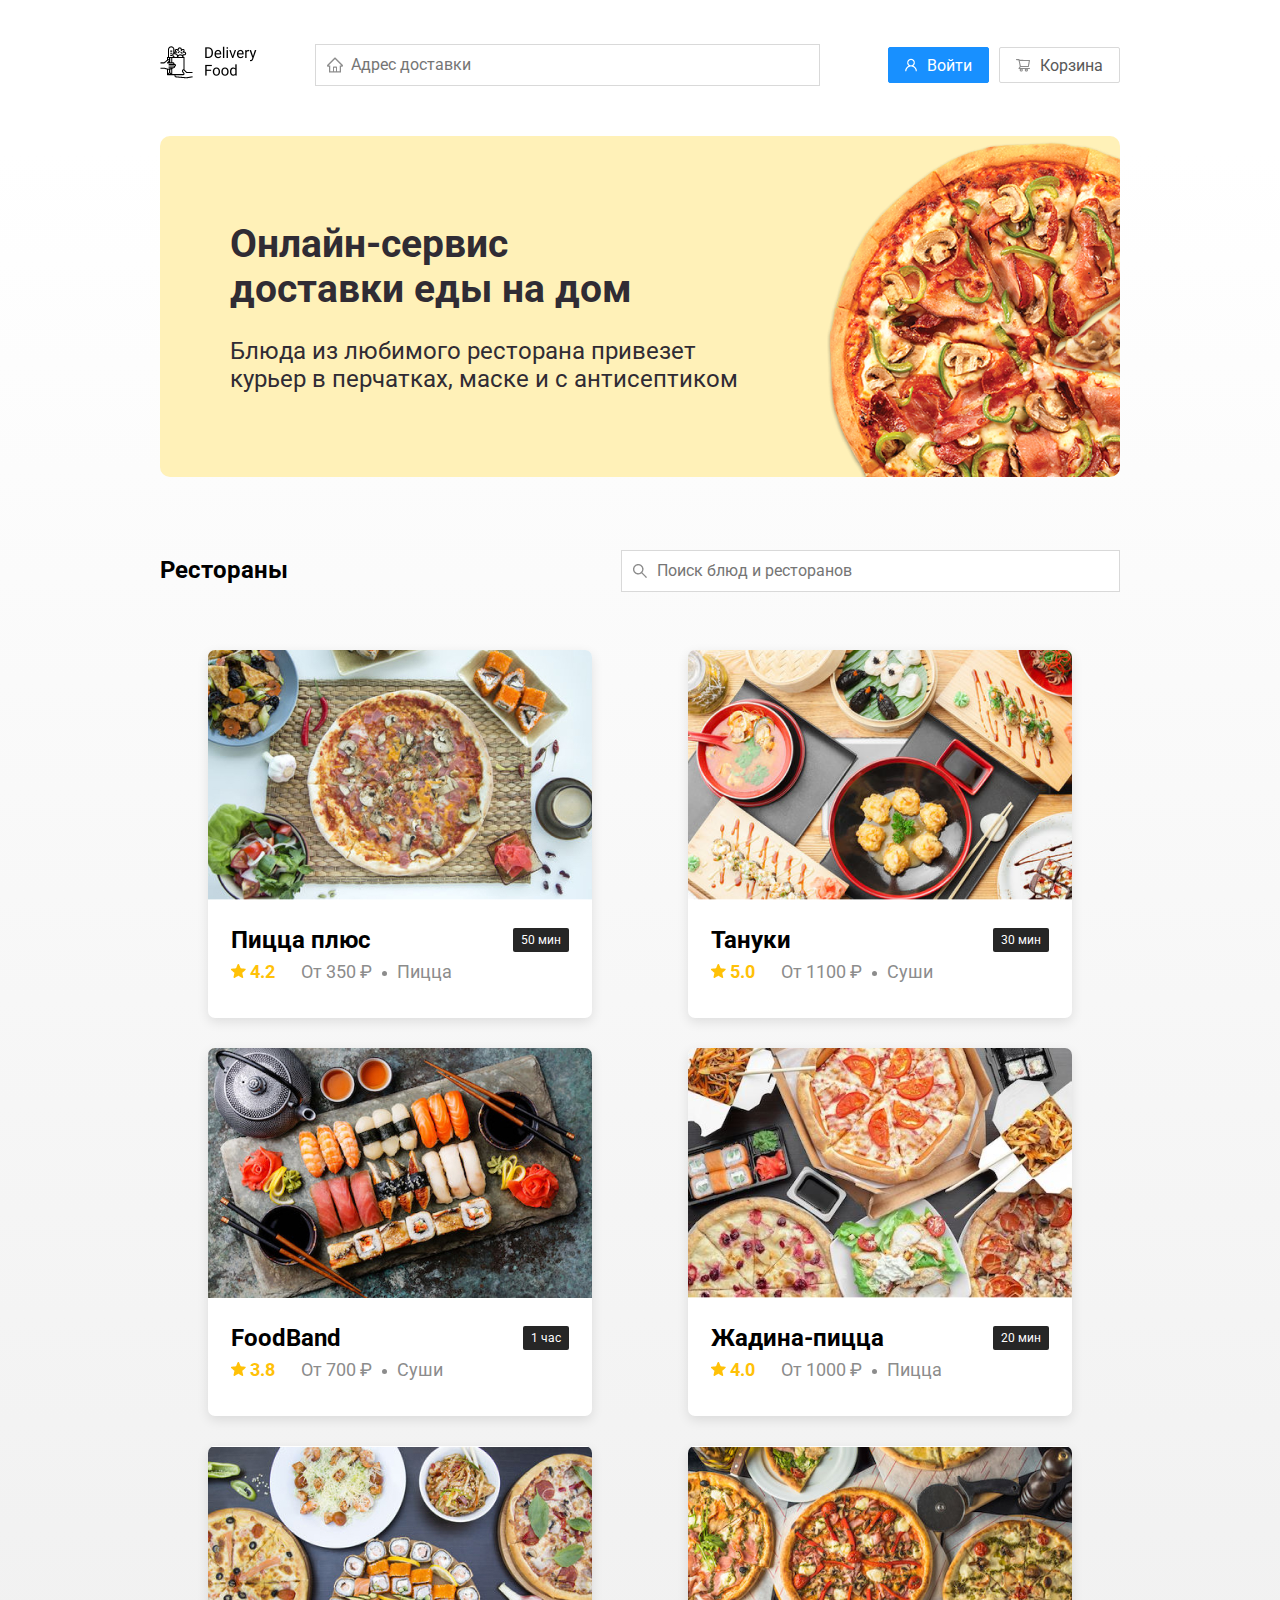
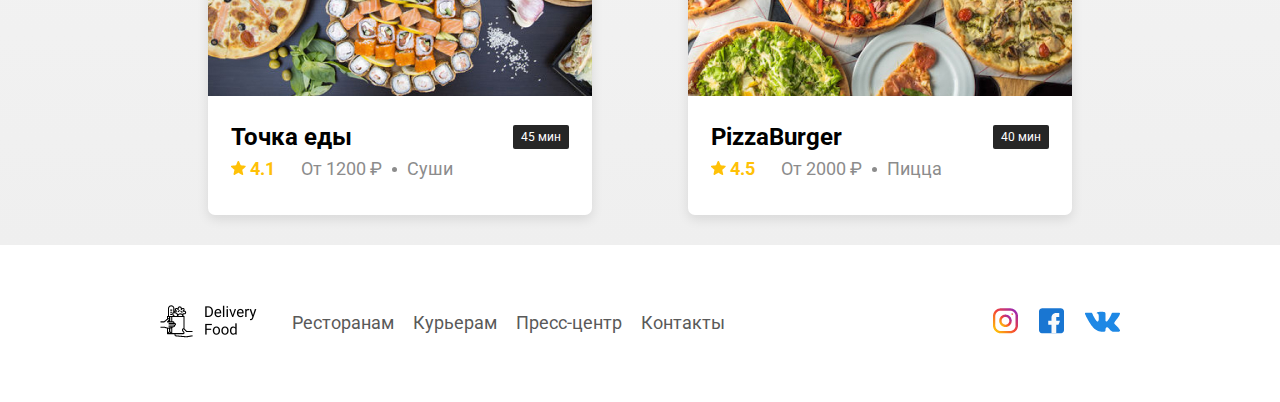
<file: index.html>
<!DOCTYPE html>
<html lang="ru">
<head>
    <meta charset="UTF-8">
    <meta name="viewport" content="width=device-width, initial-scale=1.0">
    <title>Delivery Food</title>
    <link rel="stylesheet" href="css/normalize.css">
    <link rel="stylesheet" href="css/style.css">
    <link href="https://fonts.googleapis.com/css2?family=Roboto:wght@400;700&display=swap" rel="stylesheet">
</head>
<body>
    <div class="container">
        <header>
            <a href="index.html" class="logo">
                <img src="img/logo.png">
            </a>
            <input type="text" class="input input-address" placeholder="Адрес доставки">
            <div class="buttons">
                <button class="button button-primary">
                    <img src="img/user.png" class="button-icon">
                    <span class="button-text">Войти</span>
                </button>
                <button class="button">
                    <img src="img/basket.png" class="button-icon">
                    <span class="button-text">Корзина</span>
                </button>
            </div>
        </header>
    </div>

    <main class="main">
        <div class="container">
            <section class="promo">
                <h1 class="promo-title">Онлайн-сервис <br> доставки еды на дом</h1>
                <p class="promo-text">Блюда из любимого ресторана привезет курьер в перчатках, маске и с антисептиком</p>
            </section>
            <section class="restaraunts">
                <div class="section-headding">
                    <h2 class="section-title">Рестораны</h2>
                    <input type="text" class="input input-search" placeholder="Поиск блюд и ресторанов">
                </div>
                <div class="cards">
                    <a href="pizza.html" class="card">
                        <img src="img/card-img1.jpg" class="card-img">
                        <div class="card-text">
                            <div class="card-heading">
                                <h3 class="card-title">Пицца плюс</h3>
                                <span class="card-tag tag">50 мин</span>
                            </div>
                            <div class="card-info">
                                <div class="rating">
                                    <img src="img/star.png" class="ratin-star">
                                    4.2
                                </div>
                                <div class="price">От 350 ₽</div>
                                <div class="category">Пицца</div>
                            </div>
                        </div>
                    </a>
        
                    <a href="sushi.html" class="card">
                        <img src="img/card-img2.jpg" class="card-img">
                        <div class="card-text">
                            <div class="card-heading">
                                <h3 class="card-title">Тануки</h3>
                                <span class="card-tag tag">30 мин</span>
                            </div>
                            <div class="card-info">
                                <div class="rating">
                                    <img src="img/star.png" class="ratin-star">
                                    5.0
                                </div>
                                <div class="price">От 1100 ₽</div>
                                <div class="category">Суши</div>
                            </div>
                        </div>
                    </a>
        
                    <a href="sushi.html" class="card">
                        <img src="img/card-img3.jpg" class="card-img">
                        <div class="card-text">
                            <div class="card-heading">
                                <h3 class="card-title">FoodBand</h3>
                                <span class="card-tag tag">1 час</span>
                            </div>
                            <div class="card-info">
                                <div class="rating">
                                    <img src="img/star.png" class="ratin-star">
                                    3.8
                                </div>
                                <div class="price">От 700 ₽</div>
                                <div class="category">Суши</div>
                            </div>
                        </div>
                    </a>
        
                    <a href="pizza.html" class="card">
                        <img src="img/card-img4.jpg" class="card-img">
                        <div class="card-text">
                            <div class="card-heading">
                                <h3 class="card-title">Жадина-пицца</h3>
                                <span class="card-tag tag">20 мин</span>
                            </div>
                            <div class="card-info">
                                <div class="rating">
                                    <img src="img/star.png" class="ratin-star">
                                    4.0
                                </div>
                                <div class="price">От 1000 ₽</div>
                                <div class="category">Пицца</div>
                            </div>
                        </div>
                    </a>
        
                    <a href="sushi.html" class="card">
                        <img src="img/card-img5.jpg" class="card-img">
                        <div class="card-text">
                            <div class="card-heading">
                                <h3 class="card-title">Точка еды</h3>
                                <span class="card-tag tag">45 мин</span>
                            </div>
                            <div class="card-info">
                                <div class="rating">
                                    <img src="img/star.png" class="ratin-star">
                                    4.1
                                </div>
                                <div class="price">От 1200 ₽</div>
                                <div class="category">Суши</div>
                            </div>
                        </div>
                    </a>
        
                    <a href="pizza.html" class="card">
                        <img src="img/card-img6.jpg" class="card-img">
                        <div class="card-text">
                            <div class="card-heading">
                                <h3 class="card-title">PizzaBurger</h3>
                                <span class="card-tag tag">40 мин</span>
                            </div>
                            <div class="card-info">
                                <div class="rating">
                                    <img src="img/star.png" class="ratin-star">
                                    4.5
                                </div>
                                <div class="price">От 2000 ₽</div>
                                <div class="category">Пицца</div>
                            </div>
                        </div>
                    </a>
                </div>
            </section>
        </div>
    </main>

    <footer class="footer">
        <div class="container">
            <div class="footer-block">
                <a href="index.html" class="logo">
                    <img src="img/logo.png" class="footer-logo">
                </a>
                <nav class="footer-nav">
                    <a href="#" class="footer-link">Ресторанам </a>
                    <a href="#" class="footer-link">Курьерам</a>
                    <a href="#" class="footer-link">Пресс-центр</a>
                    <a href="#" class="footer-link">Контакты</a>
                </nav>
                <div class="social-links">
                    <a href="#" class="social-link">
                        <img src="img/inst.png"></a>
                    <a href="#" class="social-link">
                        <img src="img/face.png"></a>
                    <a href="#" class="social-link">
                        <img src="img/vk.png"></a>
                </div>
            </div>
        </div>
    </footer>
</body>
</html>
</file>
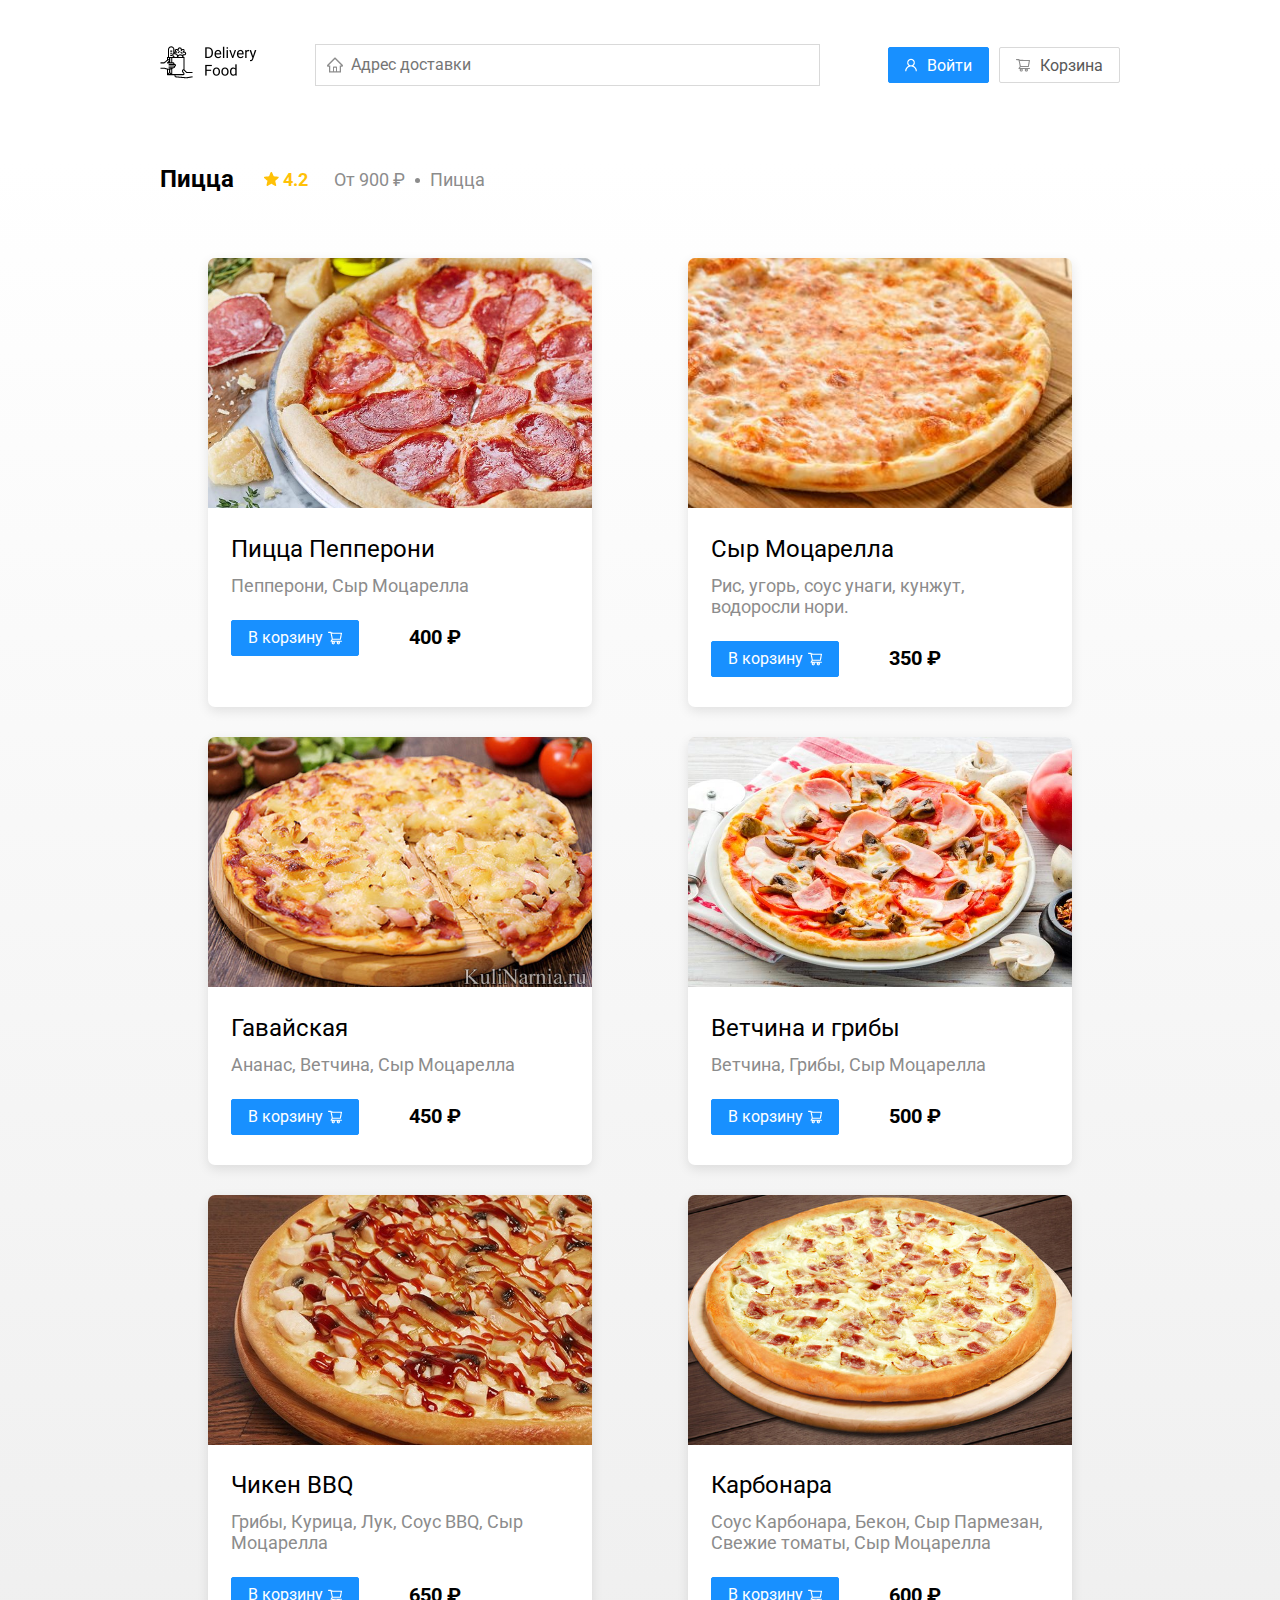
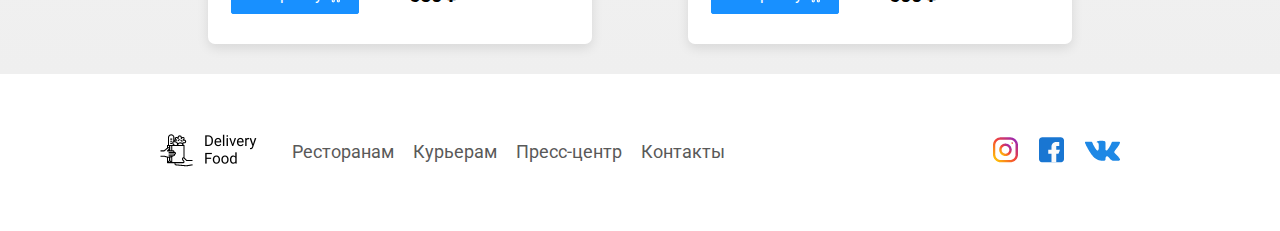
<file: pizza.html>
<!DOCTYPE html>
<html lang="ru">
<head>
    <meta charset="UTF-8">
    <meta name="viewport" content="width=device-width, initial-scale=1.0">
    <title>Delivery Food</title>
    <link rel="stylesheet" href="css/normalize.css">
    <link rel="stylesheet" href="css/style.css">
    <link href="https://fonts.googleapis.com/css2?family=Roboto:wght@400;700&display=swap" rel="stylesheet">
</head>
<body>
    <div class="container">
        <header>
            <a href="index.html" class="logo">
                <img src="img/logo.png">
            </a>
            <input type="text" class="input input-address" placeholder="Адрес доставки">
            <div class="buttons">
                <button class="button button-primary">
                    <img src="img/user.png" class="button-icon">
                    <span class="button-text">Войти</span>
                </button>
                <button class="button" id="basket">
                    <img src="img/basket.png" class="button-icon">
                    <span class="button-text">Корзина</span>
                </button>
            </div>
        </header>
    </div>

    <main class="main">
        <div class="container">
            <section class="restaraunts">
                <div class="section-headding">
                    <h2 class="section-title">Пицца</h2>
                    <div class="card-info">
                        <div class="rating">
                            <img src="img/star.png" class="ratin-star">
                            4.2
                        </div>
                        <div class="price">От 900 ₽</div>
                        <div class="category">Пицца</div>
                    </div>
                </div>
                <div class="cards">
                    <div class="card">
                        <img src="img/card-pizza1.jpg" class="card-img">
                        <div class="card-text">
                            <div class="card-heading">
                                <h3 class="card-title reg">Пицца Пепперони</h3>
                            </div>
                            <div class="ingridients">
                                Пепперони, Сыр Моцарелла
                            </div>
                            <div class="card-buttons">
                                <button class="button button-primary">
                                    <span class="button-card-text">В корзину</span>
                                    <img src="img/basket-w.png" class="button-card-img">
                                </button>
                                <span class="card-price">400 ₽</span>
                            </div>
                        </div>
                    </div>
        
                    <div class="card">
                        <img src="img/card-pizza2.jpg" class="card-img">
                        <div class="card-text">
                            <div class="card-heading">
                                <h3 class="card-title reg">Сыр Моцарелла</h3>
                            </div>
                            <div class="ingridients">
                                Рис, угорь, соус унаги, кунжут, водоросли нори.
                            </div>
                            <div class="card-buttons">
                                <button class="button button-primary">
                                    <span class="button-card-text">В корзину</span>
                                    <img src="img/basket-w.png" class="button-card-img">
                                </button>
                                <span class="card-price">350 ₽</span>
                            </div>
                        </div>
                    </div>
        
                    <div class="card">
                        <img src="img/card-pizza3.jpg" class="card-img">
                        <div class="card-text">
                            <div class="card-heading">
                                <h3 class="card-title reg">Гавайская</h3>
                            </div>
                            <div class="ingridients">
                                Ананас, Ветчина, Сыр Моцарелла
                            </div>
                            <div class="card-buttons">
                                <button class="button button-primary">
                                    <span class="button-card-text">В корзину</span>
                                    <img src="img/basket-w.png" class="button-card-img">
                                </button>
                                <span class="card-price">450 ₽</span>
                            </div>
                        </div>
                    </div>
        
                    <div class="card">
                        <img src="img/card-pizza4.jpg" class="card-img">
                        <div class="card-text">
                            <div class="card-heading">
                                <h3 class="card-title reg">Ветчина и грибы</h3>
                            </div>
                            <div class="ingridients">
                                Ветчина, Грибы, Сыр Моцарелла
                            </div>
                            <div class="card-buttons">
                                <button class="button button-primary">
                                    <span class="button-card-text">В корзину</span>
                                    <img src="img/basket-w.png" class="button-card-img">
                                </button>
                                <span class="card-price">500 ₽</span>
                            </div>
                        </div>
                    </div>
        
                    <div class="card">
                        <img src="img/card-pizza5.png" class="card-img">
                        <div class="card-text">
                            <div class="card-heading">
                                <h3 class="card-title reg">Чикен BBQ</h3>
                            </div>
                            <div class="ingridients">
                                Грибы, Курица, Лук, Соус BBQ, Сыр Моцарелла
                            </div>
                            <div class="card-buttons">
                                <button class="button button-primary">
                                    <span class="button-card-text">В корзину</span>
                                    <img src="img/basket-w.png" class="button-card-img">
                                </button>
                                <span class="card-price">650 ₽</span>
                            </div>
                        </div>
                    </div>
        
                    <div class="card">
                        <img src="img/card-pizza6.jpg" class="card-img">
                        <div class="card-text">
                            <div class="card-heading">
                                <h3 class="card-title reg">Карбонара</h3>
                            </div>
                            <div class="ingridients">
                                Соус Карбонара, Бекон, Сыр Пармезан, Свежие томаты, Сыр Моцарелла
                            </div>
                            <div class="card-buttons">
                                <button class="button button-primary">
                                    <span class="button-card-text">В корзину</span>
                                    <img src="img/basket-w.png" class="button-card-img">
                                </button>
                                <span class="card-price">600 ₽</span>
                            </div>
                        </div>
                    </div>
                </div>
            </section>
        </div>
    </main>

    <footer class="footer">
        <div class="container">
            <div class="footer-block">
                <a href="index.html" class="logo">
                    <img src="img/logo.png" class="footer-logo">
                </a>
                <nav class="footer-nav">
                    <a href="#" class="footer-link">Ресторанам </a>
                    <a href="#" class="footer-link">Курьерам</a>
                    <a href="#" class="footer-link">Пресс-центр</a>
                    <a href="#" class="footer-link">Контакты</a>
                </nav>
                <div class="social-links">
                    <a href="#" class="social-link">
                        <img src="img/inst.png"></a>
                    <a href="#" class="social-link">
                        <img src="img/face.png"></a>
                    <a href="#" class="social-link">
                        <img src="img/vk.png"></a>
                </div>
            </div>
        </div>
    </footer>
    <div class="modal">
        <div class="modal-dialog">
            <div class="modal-header">
                <h3 class="modal-title">Корзина</h3>
                <button class="close">&times;</button>
            </div>
            <div class="modal-body">
                <div class="food-row">
                    <span class="food-name">Ролл угорь стандарт</span>
                    <strong class="food-price">250 ₽</strong>
                    <div class="food-counter">
                        <button class="counter-button">-</button>
                        <span class="counter">1</span>
                        <button class="counter-button">+</button>
                    </div>
                </div>
                <div class="food-row">
                    <span class="food-name">Ролл угорь стандарт</span>
                    <strong class="food-price">250 ₽</strong>
                    <div class="food-counter">
                        <button class="counter-button">-</button>
                        <span class="counter">1</span>
                        <button class="counter-button">+</button>
                    </div>
                </div>
                <div class="food-row">
                    <span class="food-name">Ролл угорь стандарт</span>
                    <strong class="food-price">250 ₽</strong>
                    <div class="food-counter">
                        <button class="counter-button">-</button>
                        <span class="counter">1</span>
                        <button class="counter-button">+</button>
                    </div>
                </div>
                <div class="food-row">
                    <span class="food-name">Ролл угорь стандарт</span>
                    <strong class="food-price">250 ₽</strong>
                    <div class="food-counter">
                        <button class="counter-button">-</button>
                        <span class="counter">1</span>
                        <button class="counter-button">+</button>
                    </div>
                </div>
            </div>
            <div class="modal-footer">
                <span class="pricetag">1250 ₽</span>
                <div class="footer-buttons">
                    <button class="button button-primary">Оформить заказ</button>
                    <button class="button">Отмена</button>
                </div>
            </div>
        </div>
    </div>
    <script src="js/main.js"></script>
</body>
</html>
</file>
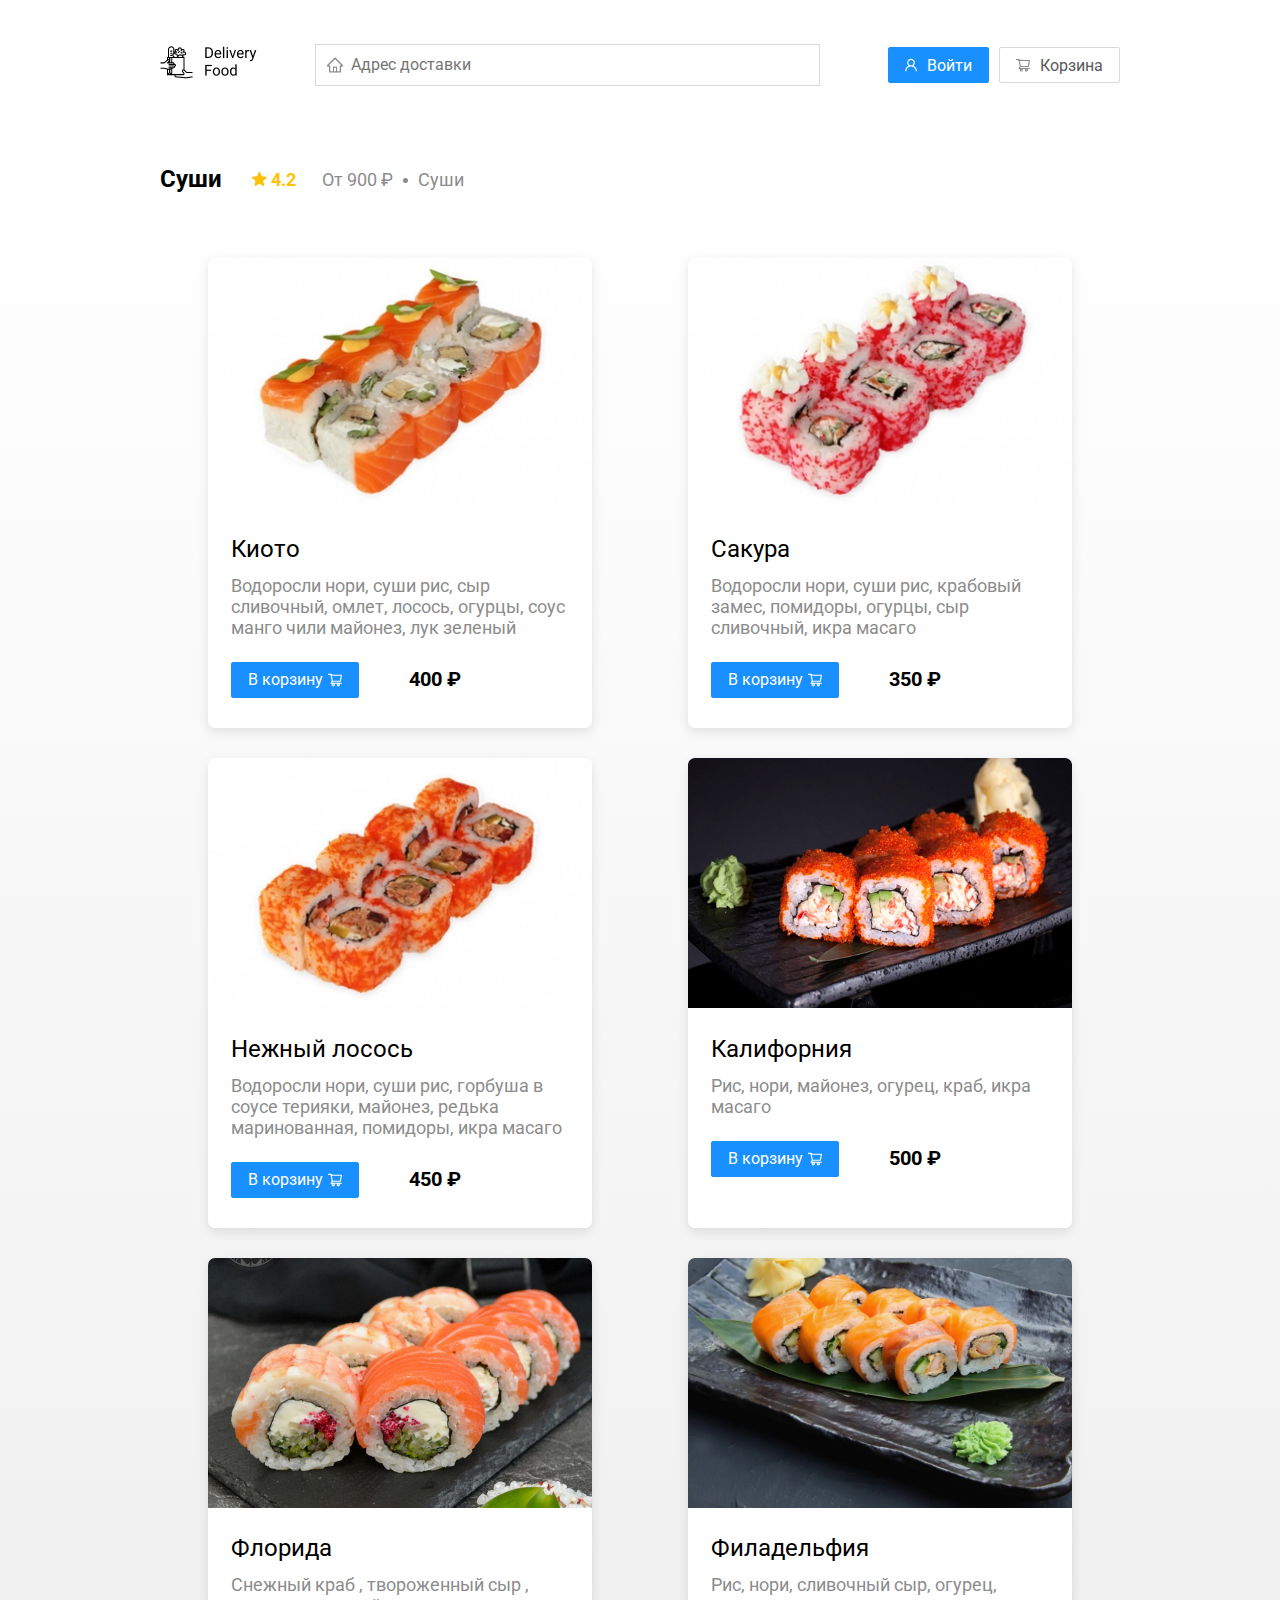
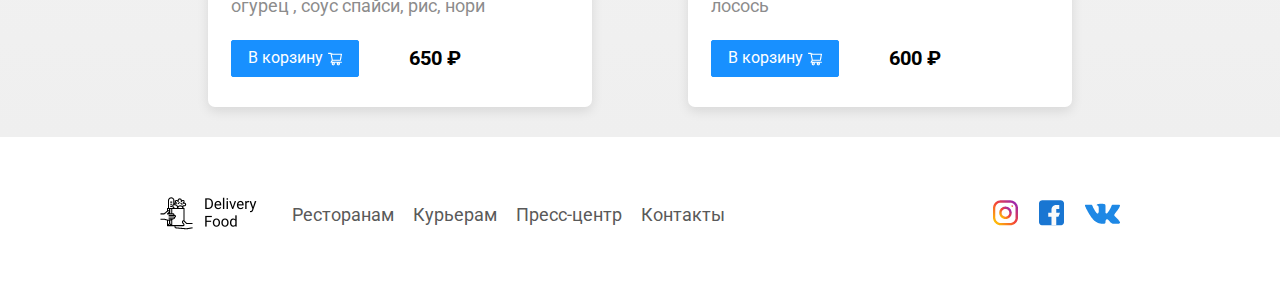
<file: sushi.html>
<!DOCTYPE html>
<html lang="ru">
<head>
    <meta charset="UTF-8">
    <meta name="viewport" content="width=device-width, initial-scale=1.0">
    <title>Delivery Food</title>
    <link rel="stylesheet" href="css/normalize.css">
    <link rel="stylesheet" href="css/style.css">
    <link href="https://fonts.googleapis.com/css2?family=Roboto:wght@400;700&display=swap" rel="stylesheet">
</head>
<body>
    <div class="container">
        <header>
            <a href="index.html" class="logo">
                <img src="img/logo.png">
            </a>
            <input type="text" class="input input-address" placeholder="Адрес доставки">
            <div class="buttons">
                <button class="button button-primary">
                    <img src="img/user.png" class="button-icon">
                    <span class="button-text">Войти</span>
                </button>
                <button class="button">
                    <img src="img/basket.png" class="button-icon">
                    <span class="button-text">Корзина</span>
                </button>
            </div>
        </header>
    </div>

    <main class="main">
        <div class="container">
            <section class="restaraunts">
                <div class="section-headding">
                    <h2 class="section-title">Суши</h2>
                    <div class="card-info">
                        <div class="rating">
                            <img src="img/star.png" class="ratin-star">
                            4.2
                        </div>
                        <div class="price">От 900 ₽</div>
                        <div class="category">Суши</div>
                    </div>
                </div>
                <div class="cards">
                    <div class="card">
                        <img src="img/card-sushi1.webp" class="card-img">
                        <div class="card-text">
                            <div class="card-heading">
                                <h3 class="card-title reg">Киото</h3>
                            </div>
                            <div class="ingridients">
                                Водоросли нори, суши рис, сыр сливочный, омлет, лосось, огурцы, соус манго чили майонез, лук зеленый
                            </div>
                            <div class="card-buttons">
                                <button class="button button-primary">
                                    <span class="button-card-text">В корзину</span>
                                    <img src="img/basket-w.png" class="button-card-img">
                                </button>
                                <span class="card-price">400 ₽</span>
                            </div>
                        </div>
                    </div>
        
                    <div class="card">
                        <img src="img/card-sushi2.webp" class="card-img">
                        <div class="card-text">
                            <div class="card-heading">
                                <h3 class="card-title reg">Сакура</h3>
                            </div>
                            <div class="ingridients">
                                Водоросли нори, суши рис, крабовый замес, помидоры, огурцы, сыр сливочный, икра масаго
                            </div>
                            <div class="card-buttons">
                                <button class="button button-primary">
                                    <span class="button-card-text">В корзину</span>
                                    <img src="img/basket-w.png" class="button-card-img">
                                </button>
                                <span class="card-price">350 ₽</span>
                            </div>
                        </div>
                    </div>
        
                    <div class="card">
                        <img src="img/card-sushi3.webp" class="card-img">
                        <div class="card-text">
                            <div class="card-heading">
                                <h3 class="card-title reg">Нежный лосось</h3>
                            </div>
                            <div class="ingridients">
                                Водоросли нори, суши рис, горбуша в соусе терияки, майонез, редька маринованная, помидоры, икра масаго
                            </div>
                            <div class="card-buttons">
                                <button class="button button-primary">
                                    <span class="button-card-text">В корзину</span>
                                    <img src="img/basket-w.png" class="button-card-img">
                                </button>
                                <span class="card-price">450 ₽</span>
                            </div>
                        </div>
                    </div>
        
                    <div class="card">
                        <img src="img/card-sushi4.jpg" class="card-img">
                        <div class="card-text">
                            <div class="card-heading">
                                <h3 class="card-title reg">Калифорния</h3>
                            </div>
                            <div class="ingridients">
                                Рис, нори, майонез, огурец, краб, икра масаго
                            </div>
                            <div class="card-buttons">
                                <button class="button button-primary">
                                    <span class="button-card-text">В корзину</span>
                                    <img src="img/basket-w.png" class="button-card-img">
                                </button>
                                <span class="card-price">500 ₽</span>
                            </div>
                        </div>
                    </div>
        
                    <div class="card">
                        <img src="img/card-sushi5.jpg" class="card-img">
                        <div class="card-text">
                            <div class="card-heading">
                                <h3 class="card-title reg">Флорида</h3>
                            </div>
                            <div class="ingridients">
                                Снежный краб , твороженный сыр , огурец , соус спайси, рис, нори
                            </div>
                            <div class="card-buttons">
                                <button class="button button-primary">
                                    <span class="button-card-text">В корзину</span>
                                    <img src="img/basket-w.png" class="button-card-img">
                                </button>
                                <span class="card-price">650 ₽</span>
                            </div>
                        </div>
                    </div>
        
                    <div class="card">
                        <img src="img/card-sushi6.jpg" class="card-img">
                        <div class="card-text">
                            <div class="card-heading">
                                <h3 class="card-title reg">Филадельфия</h3>
                            </div>
                            <div class="ingridients">
                                Рис, нори, сливочный сыр, огурец, лосось
                            </div>
                            <div class="card-buttons">
                                <button class="button button-primary">
                                    <span class="button-card-text">В корзину</span>
                                    <img src="img/basket-w.png" class="button-card-img">
                                </button>
                                <span class="card-price">600 ₽</span>
                            </div>
                        </div>
                    </div>
                </div>
            </section>
        </div>
    </main>

    <footer class="footer">
        <div class="container">
            <div class="footer-block">
                <a href="index.html" class="logo">
                    <img src="img/logo.png" class="footer-logo">
                </a>
                <nav class="footer-nav">
                    <a href="#" class="footer-link">Ресторанам </a>
                    <a href="#" class="footer-link">Курьерам</a>
                    <a href="#" class="footer-link">Пресс-центр</a>
                    <a href="#" class="footer-link">Контакты</a>
                </nav>
                <div class="social-links">
                    <a href="#" class="social-link">
                        <img src="img/inst.png"></a>
                    <a href="#" class="social-link">
                        <img src="img/face.png"></a>
                    <a href="#" class="social-link">
                        <img src="img/vk.png"></a>
                </div>
            </div>
        </div>
    </footer>
</body>
</html>
</file>
<file: css/style.css>
*{
    box-sizing: border-box;
}

body{
    font-family: 'Roboto', sans-serif;
}

.main{
    background: linear-gradient(180deg, rgba(245, 245, 245, 0) 1%, #efefef 100%);
}

.container{
    max-width: 1200px;
    margin: auto;
}

header{
    display: flex;
    align-items: center;
    justify-content: space-between;
    margin-top: 44px;
    margin-bottom: 50px;
}

.input{
    border: 1px solid #d9d9d9;
    outline: none;
    color: #bfbfbf;
    font-size: 16px;
    line-height: 24px;
    padding: 8px;
    padding-left: 35px;
    background-position: left 11px center;
    background-repeat: no-repeat;
}

.input-address{
    flex: 0.8;
    background-image: url(../img/search-home.png);
}

.input-search{
    flex: 0.6;
    background-image: url(../img/search.png);
    margin-left: auto;
}

.buttons{
    display: flex;
    align-items: center;
}

.button{
    padding: 8px 16px;
    border-radius: 2px;
    border: 1px solid #d9d9d9;
    background-color: #ffffff;
    color: #595959;
    outline: none;
    cursor: pointer;
    margin-left: 10px;
}

.button-primary{
    background-color: #1890ff;
    border: 1px solid #1890ff;
    color: #ffffff;
}

.button-icon{
    margin-right: 6px;
    vertical-align: middle;
}

.button-text{
    vertical-align: middle;
}

.promo{
    border-radius: 10px;
    background: #fff1b8 url(../img/promo-bg.png) no-repeat top right -140px / 550px;
    padding: 60px 70px;;
}

.promo-title{
    color: #302c34;
    font-family: Roboto;
    font-size: 39px;
    font-weight: 700;
}

.promo-text{
    max-width: 540px;
    color: #302c34;
    font-family: Roboto;
    font-size: 24px;
    font-weight: 400;
}

.section-headding{
    display: flex;
    align-items: center;
    margin-top: 60px;
}

.section-title{
    margin-right: 30px;
}

.cards{
    display: flex;
    justify-content: space-between;
    flex-wrap: wrap;
    margin-top: 45px;
}

.card{
    background: #ffffff;
    box-shadow: 0 4px 12px rgba(0, 0, 0, 0.1);
    border-radius: 7px;
    overflow: hidden;
    margin-bottom: 30px;
    text-decoration: none;
    color: #000;
}

.card-img{
    width: 384px;
    height: 250px;
    object-fit: cover;
}

.card-text{
    padding: 20px 23px 30px 23px;
}

.card-heading{
    display: flex;
    align-items: center;
    justify-content: space-between;
}

.card-title{
    margin: 0;
    font-family: Roboto;
    font-size: 24px;
    font-weight: 700;
    line-height: 32px;
}

.reg{
    font-weight: 400;
}

.card-tag{
    color: #fff;
    font-size: 12px;
    font-weight: 400;
    line-height: 20px;
    border-radius: 2px;
    background-color: #262626;
    padding: 2px 8px;
}

.card-info{
    display: flex;
    align-items: center;
}

.rating{
    margin-right: 26px;
    color: #ffc107;
    font-size: 18px;
    font-weight: 700;
    line-height: 32px;
}

.price, .category{
    color: #8c8c8c;
    font-size: 18px;
    line-height: 32px;
}

.price{
    margin-right: 10px;
}

.price:after{
    content: "";
    width: 5px;
    height: 5px;
    background-color: #8c8c8c;
    display: inline-block;
    vertical-align: middle;
    border-radius: 50%;
    margin-left: 10px;
}

.ingridients{
    color: #8c8c8c;
    font-size: 18px;
    max-width: 337px;
    margin-top: 10px;
    margin-bottom: 24px;
    line-height: 21px;
}

.card-buttons{
    display: flex;
    align-items: center;
}

.card-buttons .button{
    margin: 0;
    margin-right: 50px;
    display: flex;
    align-items: center;
}

.button-card-text{
    margin-right: 5px;
}

.card-price{
    font-size: 20px;
    font-weight: 700;
}

.footer{
    padding: 60px 0px;
}

.footer-block{
    display: flex;
    align-items: center;
    justify-content: space-between;
}

.footer-nav{
    margin-right: auto;
    margin-left: 35px;
}

.footer-link{
    display: inline-block;
    text-decoration: none;
    color: #595959;
    font-size: 18px;
    margin-right: 15px;
}

.footer-link:last-child{
    margin-right: 0;
}

.social-links{
    display: flex;
    align-items: center;
}

.social-link:not(:last-child){
    margin-right: 21px;
}

.modal{
    position: fixed;
    left: 0;
    top: 0;
    width: 100%;
    height: 100%;
    background-color: rgba(0, 0, 0, 0.4);
    display: none;
    align-items: center;
    justify-content: center
}

.is-open{
    display: flex;
}

.modal-dialog{
    max-width: 780px;
    min-height: 550px;
    width: 95%;
    border-radius: 5px;
    background-color: #ffffff;
    padding: 40px 45px;
}

.modal-header{
    display: flex;
    align-items: center;
    justify-content: space-between;
    margin-bottom: 45px;
}

.close{
    font-size: 36px;
    border: none;
    background-color: transparent;
    outline: none;
    cursor: pointer;
}

.modal-title{
    margin: 0;
    font-size: 36px;
    font-weight: 700;
}

.food-row{
    display: flex;
    align-items: center;
    justify-content: space-between;
    padding-right: 15px;
    padding: 8px 0;
    border-bottom: 1px solid #d9d9d9;
}

.food-name{
    font-size: 18px;
}

.food-price{
    margin: auto;
    margin-right: 45px;
    font-size: 20px;
    font-weight: 700;
}

.counter{
    font-size: 16px;
    line-height: 24px;
    margin: 0 12px;
}

.counter-button{
    width: 42px;
    height: 33px;
    border-radius: 2px;
    border: 1px solid #40a9ff;
    background-color: #ffffff;
    color: #40a9ff;
    outline: none;
    cursor: pointer;
}

.modal-footer{
    display: flex;
    justify-content: space-between;
    align-items: center;
    padding-top: 50px;
}

.pricetag{
    border-radius: 5px;
    background-color: #262626;
    color: #fafafa;
    font-size: 20px;
    font-weight: 700;
    padding: 15px 20px; 
}

@media (max-width: 1366px){
    .container{
        max-width: 960px;
    }

    .promo{
        background-size: 440px;
    }

    .cards{
        justify-content: space-around;
    }
}

@media (max-width: 992px){
    .container{
        max-width: 750px;
    }

    .promo{
        background-position: center right -160px;
        background-size: 360px;
    }

    .promo-title{
        font-size: 30px;
    }
    .promo-text{
        font-size: 19px;
        max-width: 400px;
    }

    .card{
        flex-basis: 49%;
    }
}

@media(max-width: 768px){
    .container{
        max-width: 560px;
    }

    header{
        flex-wrap: wrap;
    }

    .input-address{
        margin-top: 15px;
        order: 5;
        flex: 1;
    }

    .promo{
        padding: 45px 35px;
    }

    .promo-title{
        font-size: 24px;
    }

    .promo-text{
        font-size: 15px;
        max-width: 320px;
    }

    .card{
        flex-basis: auto;
    }

    .footer-link{
        margin-bottom: 7px;
    }
}

@media (max-width: 578px){
    .container{
        width: 90%;
    }

    .promo{
        background-image: none;
    }

    .section-title{
        font-size: 20px;
    }

    .card-title{
        font-size: 20px;
    }

    .footer{
        padding: 30px 0;
    }

    .footer-link{
        font-size: 15px;
    }
}

@media (max-width: 420px){
    .section-headding{
        flex-wrap: wrap;
    }

    .button-text{
        display: none;
    }

    .button-icon {
        margin-right: 0;
    }

    .input-search{
        flex: 1;
    }

    .footer-block{
        flex-wrap: wrap;
        flex-direction: column;
        align-items: center;
    }

    .footer-logo{
        margin-bottom: 20px;
    }

    .footer-nav{
        max-width: 110px;
        margin: 0;
        margin-bottom: 20px;
        text-align: center;
    }

    .footer-link{
        margin-right: 0;
    }
}
</file>
